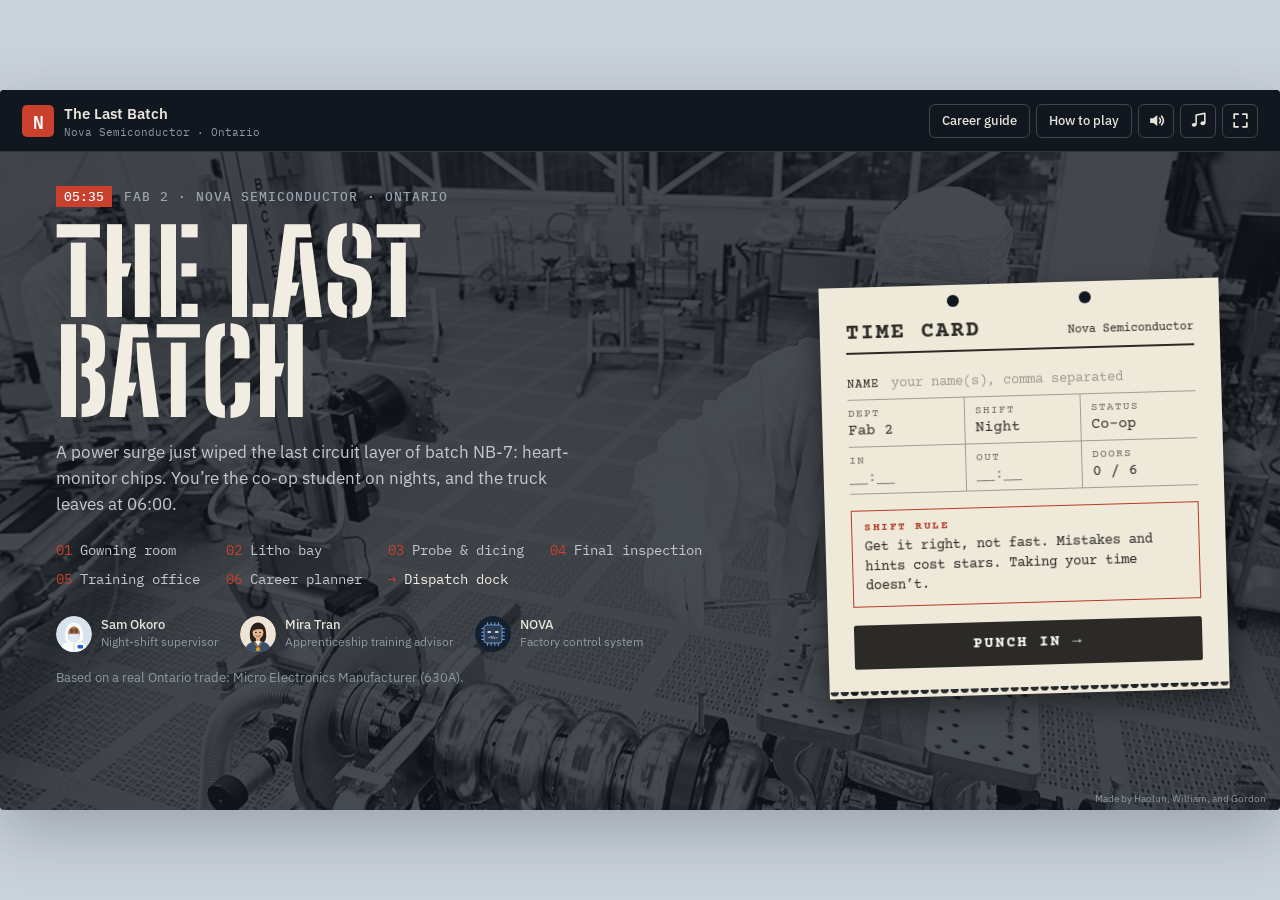
<file: index.html>
<!doctype html>
<html lang="en">
<head>
<meta charset="utf-8">
<meta name="viewport" content="width=device-width,initial-scale=1">
<meta name="theme-color" content="#eef1f4">
<meta name="description" content="The Last Batch: a six-room microelectronics escape game about becoming a Micro Electronics Manufacturer (semiconductor worker) in Ontario.">
<title>The Last Batch · Nova Semiconductor</title>
<link rel="icon" type="image/svg+xml" href="data:image/svg+xml,%3Csvg xmlns='http://www.w3.org/2000/svg' viewBox='0 0 48 48'%3E%3Crect width='48' height='48' rx='9' fill='%2314202d'/%3E%3Cpath d='M12 35V13h4l16 22h4V13' fill='none' stroke='%231c5fd4' stroke-width='3'/%3E%3C/svg%3E">
<link rel="preconnect" href="https://fonts.googleapis.com">
<link rel="preconnect" href="https://fonts.gstatic.com" crossorigin>
<link rel="stylesheet" href="https://fonts.googleapis.com/css2?family=Big+Shoulders+Stencil+Display:wght@800&family=Caveat:wght@500&family=Courier+Prime:wght@400;700&family=IBM+Plex+Mono:wght@400;500;600&family=IBM+Plex+Sans:wght@400;500;600;700&display=swap">
<link rel="stylesheet" href="css/style.css">
</head>
<body>
<a class="skip-link" href="#main">Skip to mission</a>
<div id="storage-warning" class="storage-warning" hidden>Progress cannot be saved in this browser. Keep this tab open until you finish.</div>
<div id="app"></div>
<dialog id="modal" aria-labelledby="modal-title"></dialog>
<div id="form-panel" class="form-panel" role="dialog" aria-modal="false" aria-label="Google Form" hidden><div class="form-bar" id="form-bar"></div><div class="form-frame" id="form-frame"></div></div>
<button id="fs-return" class="fs-return" data-action="fullscreen-back" hidden><svg class="ico" viewBox="0 0 24 24" aria-hidden="true"><path d="M4 9V4h5M15 4h5v5M20 15v5h-5M9 20H4v-5" fill="none" stroke="currentColor" stroke-width="2.2" stroke-linecap="round" stroke-linejoin="round"/></svg> Back to full screen</button>
<div id="toast" class="toast" role="status" hidden></div>
<div id="announcer" class="sr-only" role="status" aria-live="polite"></div>
<noscript><p style="padding:30px">This game needs JavaScript enabled. Open this page in a current web browser.</p></noscript>
<!-- Plain scripts (no modules) so the game also runs when opened straight from disk. -->
<script src="js/art.js"></script>
<script src="js/content.js"></script>
<script src="js/tasks.js"></script>
<script src="js/game.js"></script>
</body>
</html>
</file>
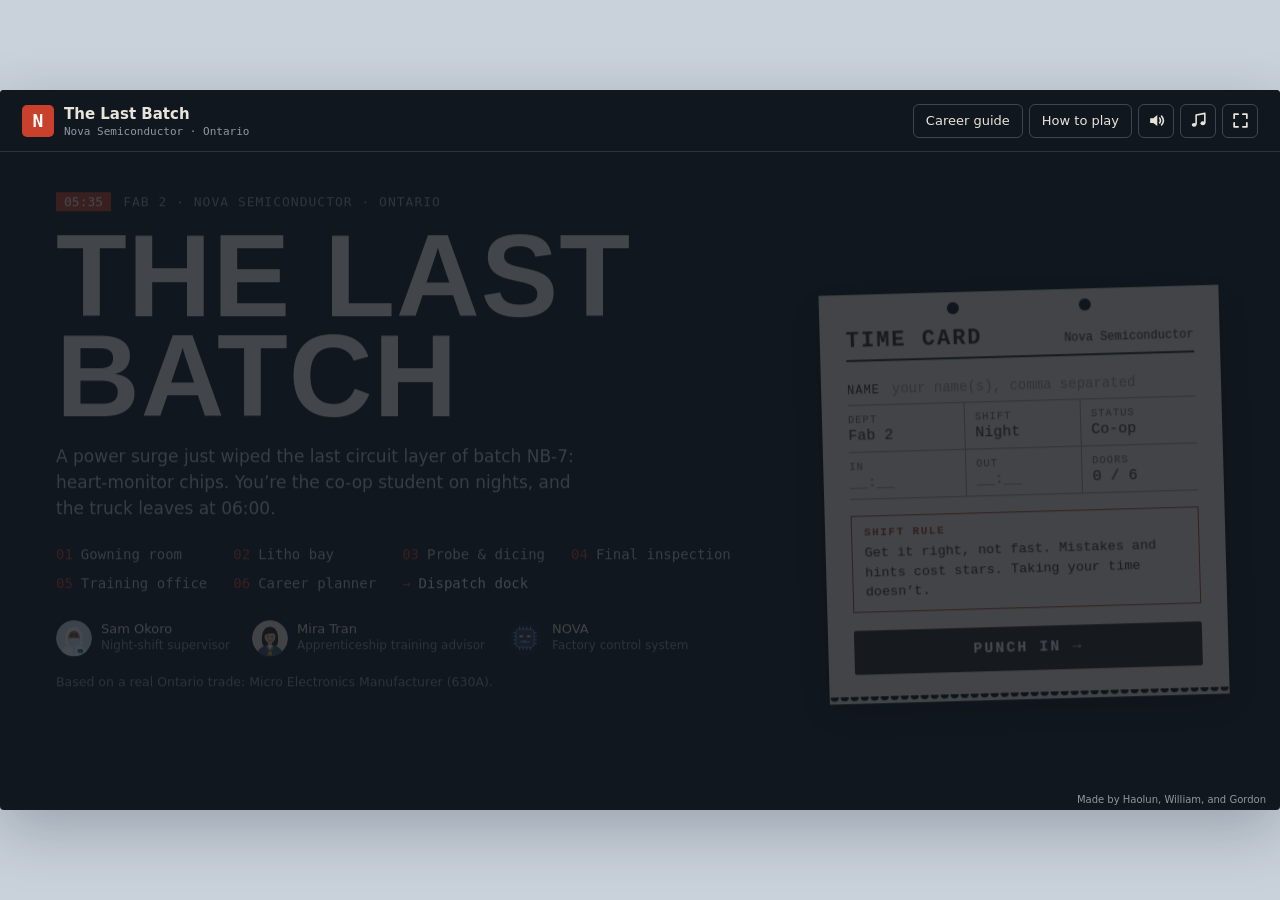
<file: The-Last-Batch.html>
<!doctype html>
<html lang="en"><head><meta charset="utf-8"><title>The Last Batch</title>
<meta http-equiv="refresh" content="0; url=index.html">
</head><body><p>The game has moved to <a href="index.html">index.html</a>.</p></body></html>
</file>
<file: css/style.css>
/* The Last Batch — cool cleanroom theme: white and steel grey, clinical blue accent.
   Yellow is reserved for the litho bay, where real fabs use yellow safe-light. */
:root{
 color-scheme:light;--ui-scale:1;
 --paper:#eef1f4;--panel:#ffffff;--sunk:#e8ecf0;--line:#d3dae2;--line2:#b9c3ce;
 --ink:#14202d;--ink2:#334356;--muted:#5b6878;--blue:#1c5fd4;--blue-soft:#e2ebfb;--accent:#1c5fd4;--accent-soft:#e2ebfb;
 --litho:#f2c200;--litho-soft:#fdf5d3;--red:#b9412c;--red-soft:#f8e4df;--ok:#2f7d4f;--ok-soft:#e1f0e6;
 --sans:'IBM Plex Sans',system-ui,'Segoe UI',sans-serif;--mono:'IBM Plex Mono',Consolas,monospace;--hand:'Caveat','Segoe Print','Bradley Hand',cursive;--stencil:'Big Shoulders Stencil Display','Impact','Arial Narrow',sans-serif;--type:'Courier Prime','Courier New',monospace;
 --r:6px;--shadow:0 1px 2px #1f2a3714,0 4px 14px #1f2a370f;
}
*{box-sizing:border-box}
html,body{width:100%;height:100%;margin:0;overflow:hidden;background:#c9d1da;color:var(--ink);font-family:var(--sans)}
button,input,select{font:inherit;color:inherit}button{cursor:pointer}button:disabled{cursor:not-allowed}
:focus-visible{outline:3px solid var(--blue);outline-offset:2px}
a{color:var(--blue)}h1,h2,h3,p{margin:0}h1,h2,h3{font-weight:600;letter-spacing:-.2px}
p{line-height:1.55}ul,ol{margin:10px 0;padding-left:22px}li{margin:6px 0;line-height:1.5}[hidden]{display:none!important}
.muted{color:var(--muted)}.small{font-size:13.5px}
.eyebrow{font:500 11px var(--mono);letter-spacing:1.4px;text-transform:uppercase;color:var(--muted)}
.sr-only{position:absolute;width:1px;height:1px;overflow:hidden;clip:rect(0,0,0,0);white-space:nowrap}
.skip-link{position:fixed;top:-50px}.skip-link:focus{z-index:100;top:5px;left:5px;background:var(--ink);color:#fff;padding:10px}
@keyframes rise{from{opacity:0;transform:translateY(8px)}to{opacity:1;transform:none}}
@keyframes fade{from{opacity:0}to{opacity:1}}
@keyframes pop{0%{transform:translateY(4px);opacity:.4}100%{transform:none;opacity:1}}

/* ---------- Stage ---------- */
#app{position:fixed;left:50%;top:50%;width:1280px;height:720px;transform:translate(-50%,-50%) scale(var(--ui-scale));transform-origin:center;overflow:hidden;background:var(--paper);border-radius:4px;box-shadow:0 20px 60px #14202d40}
.screen{position:relative;height:658px;overflow:hidden}.screen.enter{animation:rise .3s ease both}

/* ---------- Top bar ---------- */
.topbar{height:62px;padding:0 22px;display:flex;align-items:center;justify-content:space-between;gap:16px;background:var(--panel);border-bottom:1px solid var(--line)}
.brand{display:flex;gap:10px;align-items:center}
.brand-mark{width:32px;height:32px;display:grid;place-items:center;border-radius:5px;background:var(--accent);color:#fff;font:600 18px var(--mono)}
.brand b{font-size:15px;font-weight:600}.brand small{display:block;font:11px var(--mono);color:var(--muted);margin-top:2px}
.top-actions{display:flex;align-items:center;gap:6px}
.text-btn{font-size:13px;font-weight:500;border:1px solid var(--line2);background:var(--panel);border-radius:var(--r);padding:7px 12px;min-height:34px}
.text-btn:hover:not(:disabled){background:var(--sunk)}.text-btn.icon{width:36px;padding:0}.text-btn.warn{border-color:var(--accent);background:var(--accent-soft)}
.clock{font:500 21px var(--mono);font-variant-numeric:tabular-nums;min-width:80px;text-align:right;padding-left:6px}.clock.low{color:#a86b00}.clock.expired{color:var(--red)}
.room-nav{display:flex;align-items:center}
.room-nav button{border-radius:50%;border:1.5px solid var(--line2);width:28px;height:28px;padding:0;background:var(--panel);font:500 12px var(--mono);color:var(--muted)}
.room-nav button.done{background:var(--ink);border-color:var(--ink);color:#fff}
.room-nav button.active{border-color:var(--accent);background:var(--accent);color:#fff}
.room-nav i{display:block;width:14px;height:1.5px;background:var(--line2)}.room-nav i.lit{background:var(--ink)}.room-nav i.gap{width:30px;background:repeating-linear-gradient(90deg,var(--line2) 0 4px,transparent 4px 8px)}
.creator-credit{position:absolute;right:14px;bottom:5px;z-index:3;font-size:10px;color:var(--muted);pointer-events:none}

/* ---------- Buttons & inputs ---------- */
.btn{display:inline-flex;justify-content:center;align-items:center;gap:8px;background:var(--ink);color:#fff;border:1px solid var(--ink);border-radius:var(--r);padding:11px 18px;min-height:44px;font-size:15px;font-weight:600;text-decoration:none}
.btn:hover:not(:disabled){background:#2c3a4c}.btn:disabled{opacity:.4}
.btn.secondary{background:var(--panel);color:var(--ink);border-color:var(--line2)}.btn.secondary:hover:not(:disabled){background:var(--sunk)}
.btn.danger{background:var(--red);border-color:var(--red)}.btn.big{min-height:54px;padding:0 28px;font-size:16px}
.input{background:var(--panel);border:1px solid var(--line2);border-radius:var(--r);min-height:46px;width:100%;padding:10px 12px;font-size:16px}
.input:focus{border-color:var(--blue);outline:none;box-shadow:0 0 0 3px var(--blue-soft)}

/* ---------- Landing ----------
   Night shift at the fab: the cleanroom photo dimmed behind stencilled wall lettering,
   and a paper time card to punch in on. */
#app.is-landing{background:#11171e}
.is-landing .topbar{background:#11171e;border-bottom-color:#ffffff1f;color:#e8e4da}
.is-landing .brand small{color:#8f99a4}.is-landing .brand-mark{background:#c9412c}
.is-landing .text-btn{background:transparent;border-color:#ffffff33;color:#e8e4da}.is-landing .text-btn:hover:not(:disabled){background:#ffffff14}
.is-landing .creator-credit{color:#8f99a4}
.landing{padding:34px 56px 26px;display:grid;grid-template-columns:1fr 400px;gap:48px;color:#e8e4da}
.landing-bg{position:absolute;inset:0;width:100%;height:100%;object-fit:cover;object-position:60% 40%;filter:grayscale(1) contrast(1.1);opacity:.22;pointer-events:none}
.landing>*:not(.landing-bg){position:relative}
.kicker{display:flex;align-items:center;gap:12px;font:500 13px var(--mono);letter-spacing:1px;text-transform:uppercase;color:#9aa4ae}
.kicker span{background:#c9412c;color:#fff;padding:2px 8px;letter-spacing:0}
.landing h1{font:800 116px/.86 var(--stencil);text-transform:uppercase;letter-spacing:1px;color:#f1ede3;margin:16px 0 16px;max-width:640px}
.lede{font-size:17px;color:#c4c9ce;max-width:520px}
.shift-route{list-style:none;margin:22px 0 0;padding:0;display:grid;grid-template-columns:repeat(4,auto);justify-content:start;gap:8px 26px;font:14px var(--mono);color:#c4c9ce}
.shift-route li{margin:0;display:flex;gap:8px}.shift-route span{color:#c9412c}.shift-route li.dock{color:#f1ede3}
.crew{display:flex;gap:22px;margin-top:26px}
.crew>div{display:flex;align-items:center;gap:9px;font-size:12px;color:#8f99a4;line-height:1.3}.crew svg{width:36px;height:36px;flex:none;border-radius:50%}.crew b{display:block;color:#e8e4da;font-size:13px;font-weight:500}
.trade-line{margin-top:16px;font-size:12.5px;color:#8f99a4}
.timecard-wrap{align-self:center}
.timecard{position:relative;background:#efe9da;color:#2b2a26;padding:34px 26px 22px;transform:rotate(-1.6deg);box-shadow:0 14px 30px #0008;font-family:var(--type)}
.timecard::after{content:"";position:absolute;left:0;right:0;bottom:-7px;height:7px;background:radial-gradient(circle at 5px 0,transparent 4px,#efe9da 4.5px) 0 0/10px 7px}
.tc-holes{position:absolute;top:10px;left:0;right:0;display:flex;justify-content:center;gap:120px}.tc-holes i{width:12px;height:12px;border-radius:50%;background:#11171e}
.tc-head{display:flex;justify-content:space-between;align-items:baseline;border-bottom:2px solid #2b2a26;padding-bottom:6px}.tc-head b{font-size:22px;text-transform:uppercase;letter-spacing:2px}.tc-head span{font-size:12px}
.tc-row{display:flex;align-items:baseline;gap:12px;border-bottom:1px solid #2b2a2666;padding:14px 0 6px}
.tc-row label{font-size:12px;text-transform:uppercase;letter-spacing:1px;flex:none}
.tc-row input{flex:1;min-width:0;border:0;background:transparent;font:20px var(--hand);color:#1d3d8f;padding:0;outline:none}.tc-row input::placeholder{color:#2b2a2666;font:14px var(--type)}
.tc-row:focus-within{border-bottom-color:#1d3d8f}.tc-filled{font:22px var(--hand);color:#1d3d8f;overflow:hidden;white-space:nowrap;text-overflow:ellipsis}
.tc-grid{display:grid;grid-template-columns:repeat(3,1fr);border-bottom:1px solid #2b2a2666}.tc-grid>div{padding:8px 0 7px;font-size:15px}.tc-grid>div+div{border-left:1px solid #2b2a2666;padding-left:10px}
.tc-grid small{display:block;font-size:10.5px;text-transform:uppercase;letter-spacing:1px;color:#6b665a;margin-bottom:2px}
.tc-blank{color:#2b2a2688}.tc-stamp{font-style:normal;color:#b43a26;font-weight:700;letter-spacing:1px}
.tc-rule{margin-top:16px;border:1.5px solid #b43a26;padding:9px 12px;font-size:13.5px;line-height:1.45;color:#2b2a26}.tc-rule b{display:block;color:#b43a26;text-transform:uppercase;letter-spacing:1.5px;font-size:11px;margin-bottom:2px}
.timecard .inline-error{min-height:18px;font:13px var(--sans);color:#b43a26}
.timecard .btn{width:100%;background:#2b2a26;border-color:#2b2a26;font-family:var(--type);text-transform:uppercase;letter-spacing:2px;border-radius:2px}.timecard .btn:hover:not(:disabled){background:#000}
.tc-actions{display:flex;flex-direction:column;gap:8px}.tc-link{background:none;border:0;font:13px var(--type);text-decoration:underline;color:#2b2a26;padding:4px}
.briefing,.snack{display:grid;grid-template-columns:72px 1fr;gap:20px;align-items:start}.briefing>svg{width:72px;height:72px}
.snack-hand{font-size:58px;line-height:1;text-align:center;animation:wave 1.1s ease-in-out 3}
@keyframes wave{0%,100%{transform:rotate(0)}30%{transform:rotate(-14deg)}60%{transform:rotate(10deg)}}
.gate-actions{display:flex;gap:8px}

/* ---------- Room layout ---------- */
.room-screen{padding:14px 22px 14px;display:grid;grid-template-rows:54px 1fr 54px;gap:12px}
.room-head{display:flex;align-items:center;gap:14px}.room-head h1{font-size:25px;margin-top:2px}
.radio-btn{flex:none;width:46px;height:46px;padding:0;border-radius:50%;border:1.5px solid var(--line2);background:var(--panel);overflow:hidden}.radio-btn:hover{border-color:var(--accent)}
.radio-btn svg{width:100%;height:100%;display:block}
.stepper{display:flex;gap:6px;list-style:none;margin:0 0 0 auto;padding:0}
.stepper li{display:flex;align-items:center;gap:8px;margin:0;padding:6px 12px 6px 6px;border:1px solid var(--line);border-radius:99px;background:var(--panel);font-size:13px;color:var(--muted)}
.stepper li span{width:24px;height:24px;border-radius:50%;display:grid;place-items:center;background:var(--sunk);font:500 12px var(--mono)}
.stepper li.now{border-color:var(--accent);color:var(--ink);font-weight:600}.stepper li.now span{background:var(--accent);color:#fff}
.stepper li.done{color:var(--ink)}.stepper li.done span{background:var(--ink);color:#fff}
.room-body{display:grid;grid-template-columns:300px 1fr;gap:14px;min-height:0}
.sop{background:var(--panel);border:1px solid var(--line);border-top:4px solid var(--accent);border-radius:var(--r);padding:16px 18px;overflow:auto;font-size:14.5px}
.sop h2{font-size:18px;margin:6px 0 10px}.sop p{margin-bottom:10px}.sop .tip{font-size:13px;color:var(--blue);background:var(--blue-soft);border-radius:4px;padding:8px 10px}
.bench{position:relative;background:var(--panel);border:1px solid var(--line);border-radius:var(--r);min-height:0;overflow:hidden;box-shadow:var(--shadow)}
.say{display:flex;align-items:center;gap:12px;background:var(--panel);border:1px solid var(--line);border-left:4px solid var(--blue);border-radius:var(--r);padding:6px 190px 6px 8px;font-size:14.5px}
.say.good{border-left-color:var(--ok);background:var(--ok-soft)}.say.bad{border-left-color:var(--red);background:var(--red-soft)}.say.pop{animation:pop .25s ease}
.say-face{width:38px;height:38px;flex:none;border-radius:50%;overflow:hidden}.say-face svg{width:100%;height:100%;display:block}
.bench-hint{font-size:13px;color:var(--muted)}
.bench-actions{display:flex;align-items:center;justify-content:flex-end;gap:10px;padding:12px 16px;border-top:1px solid var(--line)}
.bench-actions .bench-hint{margin-right:auto}

/* ---------- Room 1 ---------- */
.gown-layout{display:grid;grid-template-columns:330px 1fr;height:100%}
.avatar-stage{background:linear-gradient(#eef1f4,#e3e7ec);display:flex;flex-direction:column;align-items:center;justify-content:center;padding:10px;border-right:1px solid var(--line)}
.avatar-svg{height:370px;width:auto}
.removable{cursor:pointer}.removable .hit{fill:transparent;stroke:var(--accent);stroke-width:2;stroke-dasharray:4 3;animation:fade 1s ease infinite alternate}
.locker{display:flex;gap:6px;align-items:center;font-size:12px;margin-top:6px}.locker b{font:500 11px var(--mono);text-transform:uppercase;color:var(--muted)}
.locker span{border:1px dashed var(--line2);border-radius:4px;padding:2px 8px;color:var(--muted)}.locker span.in{border-style:solid;background:var(--ink);color:#fff}
.rack{padding:18px 20px;display:flex;flex-direction:column;gap:12px}
.rack-grid{display:grid;grid-template-columns:repeat(4,1fr);gap:10px}
.garment{position:relative;display:flex;flex-direction:column;align-items:center;gap:6px;padding:14px 8px 10px;background:var(--panel);border:1px solid var(--line2);border-radius:var(--r);font-size:13.5px;font-weight:500}
.garment:hover:not(:disabled){border-color:var(--ink);background:var(--sunk)}.garment svg{width:52px;height:52px}
.garment:disabled{opacity:.55;background:var(--sunk)}.garment i{font-style:normal;font:500 11px var(--mono);color:var(--ok)}
.shower{display:grid;grid-template-columns:1fr 1fr;height:100%;align-items:center}
.shower-cab{position:relative;margin:auto;width:250px;height:400px;border:3px solid var(--ink2);border-radius:8px;background:#eef1f4;display:grid;place-items:center;overflow:hidden}
.mini-avatar svg{height:320px;width:auto}
.jets{position:absolute;top:20px;bottom:20px;width:40px;opacity:0;background:repeating-linear-gradient(180deg,transparent 0 10px,#7fa6c9 10px 12px)}
.jets.l{left:0;background-size:100% 22px}.jets.r{right:0}
.shower-cab.on .jets{opacity:1;animation:jet .3s linear infinite}.shower-cab.on .mini-avatar{animation:wobble .5s ease-in-out infinite alternate}
@keyframes jet{to{background-position:0 22px}}@keyframes wobble{to{transform:rotate(1.5deg)}}
.shower-ctl{display:flex;flex-direction:column;align-items:center;gap:16px;text-align:center}
.ring{position:relative;width:150px;height:150px}.ring svg{width:100%;height:100%;transform:rotate(-90deg)}
.ring .track{fill:none;stroke:var(--sunk);stroke-width:10}.ring .fill{fill:none;stroke:var(--blue);stroke-width:10;stroke-linecap:round}
.ring span{position:absolute;inset:0;display:grid;place-items:center;font:600 24px var(--mono)}
.cctv{display:flex;flex-direction:column;height:100%}
.cam-wall{flex:1;display:grid;grid-template-columns:repeat(3,1fr);gap:10px;padding:14px;background:#2a313b}
.cam{position:relative;padding:0;border:3px solid #48505c;border-radius:4px;background:#161b22;overflow:hidden;text-align:left;color:#d6dde6}
.cam svg{display:block;width:100%;height:130px;background:#1e252e}.cam-label{display:block;padding:6px 9px;font:11px var(--mono);color:#98a3b1}.cam-label b{display:block;font:500 13px var(--sans);color:#e6ebf1}
.cam:hover{border-color:#7b8592}.cam.flagged{border-color:var(--red)}.cam .flag{position:absolute;top:6px;right:6px;background:var(--red);color:#fff;font:600 10px var(--mono);padding:3px 6px;border-radius:3px;font-style:normal}

/* ---------- Room 2 ---------- */
.litho{display:flex;flex-direction:column;height:100%;background:var(--litho-soft)}
.toolbar{display:grid;grid-template-columns:repeat(6,1fr);gap:8px;padding:12px;border-bottom:1px solid #eedc8a;background:#fffbe6}
.tool{padding:10px 6px;border:1px solid #d9c28a;border-radius:var(--r);background:#fffdf6;font-size:13.5px;font-weight:600}
.tool:hover{border-color:var(--ink)}.tool.done{background:var(--ink);border-color:var(--ink);color:#fff}.tool.open{border-color:var(--ink);box-shadow:0 0 0 3px #f2c20088}
.litho-station{flex:1;display:grid;grid-template-columns:300px 1fr;min-height:0}
.wafer-box{display:flex;flex-direction:column;align-items:center;justify-content:center;gap:8px;border-right:1px solid #ecd9a7}
.wafer-view{width:250px;height:200px}.wafer-view.spin{animation:spinw .25s linear infinite}@keyframes spinw{to{transform:rotate(360deg)}}
.speck{transition:opacity .3s}
.panel{padding:18px 22px;display:flex;flex-direction:column;gap:12px;overflow:auto}.panel h3{font-size:19px}.panel p{font-size:14.5px}
.gauge{position:relative;height:28px;background:var(--panel);border:1px solid var(--line2);border-radius:4px}
.gauge .band{position:absolute;top:0;bottom:0;background:#b6dcc3;border-left:2px solid var(--ok);border-right:2px solid var(--ok)}
.gauge .needle{position:absolute;top:-6px;bottom:-6px;width:3px;margin-left:-1.5px;background:var(--ink);left:0}
.gauge-scale{display:flex;justify-content:space-between;font:11px var(--mono);color:var(--muted)}
.readout{font:500 15px var(--mono)}
.align-view{width:100%;max-width:420px;height:auto;border-radius:4px}.align-view.flash{animation:uv .7s ease}
@keyframes uv{30%{filter:brightness(2.2) hue-rotate(220deg)}}
.nudge{display:flex;gap:6px;align-items:center}.nudge .text-btn{width:40px;font-size:16px}
.chart{width:100%;max-width:520px;height:auto}

/* ---------- Room 3 ---------- */
.probe{display:grid;grid-template-columns:auto 1fr;gap:20px;align-items:center;height:100%;padding:0 26px}
.wafer-map{position:relative}
.wafer-disc{position:absolute;inset:-14px;border-radius:50%;background:radial-gradient(circle at 35% 30%,#c5ccd6,#9aa5b4 70%);border:2px solid #7e8899}
.die{position:absolute;width:60px;height:60px;border:1px solid #6d7889;background:#b9c2ce;border-radius:2px;display:flex;flex-direction:column;align-items:center;justify-content:center;font:500 13px var(--mono);color:var(--ink);padding:0}
.die small{font-size:9px;color:var(--muted)}.die:disabled{cursor:default}
button.die:not(:disabled):hover{outline:2px solid var(--ink)}
.die.inked::after{content:"";position:absolute;right:5px;top:5px;width:14px;height:14px;border-radius:50%;background:var(--red)}
.die.inked{background:#d9c0b9}.die.static{cursor:not-allowed}.die.diced{box-shadow:2px 3px 0 #6d788966}
.street{position:absolute;padding:0;border:0;background:transparent;z-index:2}
.street:hover{background:#2e5c8a33}.street.cut{background:repeating-linear-gradient(45deg,#1f2a37 0 3px,#3b4656 3px 6px)}
.probe-side{display:flex;flex-direction:column;gap:12px;max-width:320px}
.spec-card{background:var(--sunk);border:1px solid var(--line);border-radius:var(--r);padding:14px 16px}.spec-card p{margin-top:4px}
.big-num{font:600 26px var(--mono)}
.probe-limits{display:grid;grid-template-columns:1fr 1fr;gap:24px;padding:30px;align-content:center;height:100%}
.limit-form{display:flex;flex-direction:column;gap:14px}.limit-form label{font-weight:600}.limit-form label span{display:flex;align-items:center;gap:8px;margin-top:6px;font:500 15px var(--mono)}.limit-form .input{width:120px}
.tray{display:grid;grid-template-columns:repeat(3,48px);gap:8px;padding:12px;background:#2a313b;border-radius:var(--r);width:max-content}
.tray span{width:48px;height:48px;border:2px dashed #5d6673;border-radius:3px}.tray span.full{border:1px solid #6d7889;background:#b9c2ce}

/* ---------- Room 4 ---------- */
.qc{display:flex;flex-direction:column;height:100%}
.part-strip{display:flex;gap:8px;align-items:center;padding:12px 16px;border-bottom:1px solid var(--line)}
.part-strip span{border:1px solid var(--line2);border-radius:99px;padding:4px 12px;font-size:13px;color:var(--muted)}.part-strip .now{border-color:var(--accent);color:var(--ink);font-weight:600}.part-strip .done{background:var(--ink);color:#fff;border-color:var(--ink)}
.spec-pill{margin-left:auto;font-family:var(--mono)!important;color:var(--ink)!important;background:var(--accent-soft)}
.caliper-wrap{flex:1;display:grid;place-items:center;padding:10px}.caliper{width:100%;max-width:820px;height:auto;touch-action:none;cursor:ew-resize}
.jaw:focus-visible{outline:none}.jaw:focus-visible rect:first-child{stroke:var(--blue);stroke-width:3}
.scope-part{--x:50%;--y:50%;position:relative;flex:1;overflow:hidden;cursor:none;background:#10151b}
.surface{position:absolute;inset:30px 60px;border-radius:6px;background:repeating-linear-gradient(90deg,#4a5463 0 2px,#556072 2px 9px),#556072}
.crack{position:absolute;width:90px;height:60px;margin:-30px 0 0 -45px;border:0;background:none;padding:0;cursor:none}.crack svg{width:100%;height:100%}
.lens-shade{position:absolute;inset:0;pointer-events:none;background:radial-gradient(circle 80px at var(--x) var(--y),transparent 0 74px,#0b0f14 80px)}
.lens-ring{position:absolute;left:var(--x);top:var(--y);width:164px;height:164px;margin:-82px 0 0 -82px;border-radius:50%;border:3px solid #c9cfd8;pointer-events:none}
.result-card{margin:28px auto 0;width:480px;background:var(--sunk);border:1px solid var(--line);border-radius:var(--r);padding:18px 22px}
.rec-row{display:flex;justify-content:space-between;padding:9px 0;border-bottom:1px solid var(--line);font-size:15px}.rec-row b{font-family:var(--mono)}
.bins{display:flex;gap:16px;justify-content:center;margin-top:26px}
.bin{width:200px;height:110px;border-radius:var(--r);font:600 17px var(--mono);border:2px solid}
.bin.pass{background:var(--ok-soft);border-color:var(--ok);color:var(--ok)}.bin.reject{background:var(--red-soft);border-color:var(--red);color:var(--red)}
.bin:hover:not(:disabled){filter:brightness(.96)}

/* ---------- Room 5 ---------- */
.mentor-layout{display:grid;grid-template-columns:230px 1fr;height:100%}
.mentor-card{border-right:1px solid var(--line);background:var(--sunk);padding:20px;display:flex;flex-direction:column;gap:6px}
.avatar{width:84px;height:84px;border-radius:50%;overflow:hidden;margin-bottom:6px}.avatar svg{width:100%;height:100%;display:block}
.meter{height:6px;border-radius:6px;background:var(--line);overflow:hidden;margin-top:auto}.meter span{display:block;height:100%;background:var(--ink)}
.chat{display:grid;grid-template-rows:1fr auto;min-height:0}
.chat-log{overflow:auto;padding:16px 20px;display:flex;flex-direction:column;gap:10px}
.bubble{max-width:80%;padding:10px 14px;border-radius:12px;font-size:14.5px;line-height:1.5;animation:rise .25s ease both}
.bubble.them{background:var(--sunk);border-bottom-left-radius:3px;align-self:flex-start}.bubble.you{background:var(--ink);color:#fff;border-bottom-right-radius:3px;align-self:flex-end}
.chat-options{border-top:1px solid var(--line);padding:12px 16px;display:flex;flex-wrap:wrap;gap:8px}
.chip-btn{border:1px solid var(--line2);background:var(--panel);border-radius:99px;padding:8px 14px;font-size:13.5px}.chip-btn:hover{border-color:var(--ink)}
.desk{display:grid;grid-template-columns:1fr 300px;gap:20px;height:100%;padding:20px;background:#ece6da}
.doc-pile{display:grid;grid-template-columns:repeat(3,1fr);gap:12px;align-content:start}
.doc{position:relative;text-align:left;background:#fffdf8;border:1px solid var(--line2);border-radius:3px;padding:14px 14px 12px;min-height:118px;box-shadow:1px 2px 0 #c9c1b1;font-size:13.5px}
.doc:nth-child(odd){transform:rotate(-.6deg)}.doc:nth-child(even){transform:rotate(.5deg)}
.doc:hover{border-color:var(--ink)}.doc b{display:block;line-height:1.35;margin-top:8px}
.doc-lines{display:block;height:20px;background:repeating-linear-gradient(#e2ddd2 0 2px,transparent 2px 7px)}
.doc.filed{opacity:.45}.doc i{position:absolute;right:8px;bottom:6px;font:500 10px var(--mono);font-style:normal;color:var(--blue)}
.folder{position:relative;background:#d9b46a;border-radius:4px 4px 6px 6px;padding:30px 16px 16px;display:flex;flex-direction:column;gap:10px;box-shadow:0 3px 0 #b28d45}
.folder-tab{position:absolute;top:-14px;left:12px;background:#d9b46a;border-radius:4px 4px 0 0;padding:4px 12px;font:600 11px var(--mono)}
.folder ul{flex:1;background:#fffdf8;border-radius:3px;margin:0;padding:12px 12px 12px 28px;font-size:13.5px}
.logbook{display:flex;flex-direction:column;align-items:center;gap:14px;padding:18px;height:100%;background:#ece6da}
.log-page{width:640px;background:#fffdf8;border:1px solid var(--line2);box-shadow:1px 2px 0 #c9c1b1;padding:18px 24px}
.log-head{display:flex;justify-content:space-between;align-items:flex-end;border-bottom:2px solid var(--ink);padding-bottom:8px}
.log-list{list-style:none;padding:0;margin:8px 0 0}.log-list li{margin:0;border-bottom:1px solid #ebe5d9}
.tick{display:flex;gap:12px;align-items:center;width:100%;text-align:left;padding:7px 4px;border:0;background:none;font-size:14.5px}
.tick .box{width:20px;height:20px;border:1.5px solid var(--ink2);border-radius:3px;display:grid;place-items:center;font-size:13px;flex:none}
.tick.on .box{background:var(--ink);color:#fff}.tick:hover:not(:disabled){background:var(--sunk)}
.sign-row{display:flex;align-items:center;gap:12px;margin-top:12px}.sig-line{flex:1;border-bottom:1px solid var(--ink2);height:24px}
.signature{width:180px;height:40px}.signature path{stroke-dasharray:400;stroke-dashoffset:400;animation:sign 1.1s ease forwards}@keyframes sign{to{stroke-dashoffset:0}}

/* ---------- Room 6 ---------- */
.route{display:flex;flex-direction:column;height:100%;padding:14px;gap:8px}
.route-map{width:100%;height:auto;border:1px solid var(--line);border-radius:4px}
.route-map text{font:12px var(--sans);fill:var(--ink)}
.stop{cursor:pointer}.stop circle{fill:var(--panel);stroke:var(--ink2);stroke-width:2}.stop:hover circle,.stop:focus-visible circle{stroke:var(--blue);stroke-width:3}
.stop.on circle{fill:var(--accent);stroke:var(--ink)}.stop.terminal circle{fill:var(--ink)}.stop.terminal.on circle{fill:var(--accent)}
.stop:focus{outline:none}
.seg{stroke:var(--accent);stroke-width:6;stroke-linecap:round;fill:none}
.plan{display:flex;flex-direction:column;height:100%}
.plan-grid{flex:1;display:grid;grid-template-columns:1fr 1fr;gap:12px;padding:20px;align-content:start}
.plan-card{display:flex;gap:12px;align-items:center;text-align:left;padding:16px;border:1px solid var(--line2);border-radius:var(--r);background:var(--panel);font-size:15px}
.plan-card .box{width:22px;height:22px;border:1.5px solid var(--ink2);border-radius:4px;flex:none;display:grid;place-items:center}
.plan-card.on{border-color:var(--ink);background:var(--sunk)}.plan-card.on .box{background:var(--ink);color:#fff}

/* ---------- Final ---------- */
.control{display:flex;flex-direction:column;gap:14px;height:100%;padding:16px}
.truck{display:flex;align-items:center;gap:12px;font:12px var(--mono);color:var(--muted)}.truck-bar{flex:1;height:10px;background:var(--sunk);border-radius:6px;overflow:hidden}.truck-bar i{display:block;height:100%;background:var(--ok);transition:width .4s}
.line{display:flex;align-items:center}
.station{flex:1;display:flex;flex-direction:column;gap:2px;padding:12px 8px;border:1.5px solid var(--line2);border-radius:var(--r);background:var(--panel);font-size:14px;font-weight:600}
.station small{font:11px var(--mono);color:var(--muted);font-weight:400}.station:hover:not(:disabled){border-color:var(--ink);background:var(--sunk)}.station:disabled{opacity:1;cursor:default}
.station.hot{border-color:var(--red);background:var(--red-soft)}
.conv{width:12px;height:3px;background:var(--line2);flex:none}
.alarm{flex:1;border:1px solid var(--line);border-left:5px solid var(--red);border-radius:var(--r);padding:16px 20px;background:#fffaf8;display:flex;flex-direction:column;gap:10px}
.alarm-head{display:flex;justify-content:space-between}.alarm-head .eyebrow{color:var(--red)}.alarm-time{font:600 16px var(--mono)}
.alarm-bar{height:6px;background:var(--sunk);border-radius:6px;overflow:hidden}.alarm-bar i{display:block;height:100%;background:var(--red);transition:width .25s linear}
.alarm-text{font-size:21px;font-weight:500;line-height:1.4}
.fixes{display:grid;grid-template-columns:repeat(3,1fr);gap:10px}.fix{padding:14px;border:1px solid var(--line2);border-radius:var(--r);background:var(--panel);text-align:left;font-size:14.5px}.fix:hover{border-color:var(--ink);background:var(--sunk)}

/* ---------- Gate ---------- */
.gate-screen{padding:24px 40px 30px;display:grid;grid-template-rows:auto 1fr;gap:18px}
.gate-heading h1{font-size:32px;margin-top:6px}
.gate-layout{display:grid;grid-template-columns:1fr 1fr 0.9fr;gap:16px;align-items:start}
.gate-card{background:var(--panel);border:1px solid var(--line);border-radius:var(--r);padding:20px;display:flex;flex-direction:column;gap:12px;box-shadow:var(--shadow)}
.gate-card p{color:var(--ink2);font-size:15px}
.step-label{display:flex;align-items:center;gap:10px;font-size:17px;font-weight:600}.step-label span{width:28px;height:28px;border-radius:50%;background:var(--ink);color:#fff;display:grid;place-items:center;font:500 14px var(--mono)}
.room-code{font:600 32px var(--mono);letter-spacing:3px;text-align:center;padding:16px;border:2px dashed var(--line2);border-radius:var(--r);background:var(--accent-soft);user-select:all}
.gate-form input{text-transform:uppercase;font:500 20px var(--mono);letter-spacing:2px}.gate-form .btn{margin-top:10px;width:100%}
.feedback{font-size:14px;color:var(--muted)}.feedback.error{color:var(--red)}.receipt-success{color:var(--ok)!important;font-weight:600}
.learned{background:var(--sunk)}.learned ul{font-size:14px;margin:0;padding-left:18px}

/* ---------- Ending ---------- */
.ending{padding:28px 44px;display:flex;flex-direction:column;gap:22px}
.ending-top{display:grid;grid-template-columns:1fr auto;gap:30px;align-items:end}
.ending h1{font-size:48px;line-height:1.05;letter-spacing:-1.5px;margin:10px 0 12px}
.end-stats{display:flex;gap:26px}.end-stats strong{display:block;font:600 28px var(--mono)}.end-stats span{font-size:13px;color:var(--muted)}
.roadmap{list-style:none;padding:0;margin:0;display:grid;grid-template-columns:repeat(6,1fr);gap:10px;position:relative}
.roadmap::before{content:"";position:absolute;left:3%;right:3%;top:21px;height:2px;background:var(--ink)}
.roadmap li{position:relative;margin:0;padding:52px 12px 14px;background:var(--panel);border:1px solid var(--line);border-radius:var(--r)}
.roadmap .dot{position:absolute;top:4px;left:12px;width:34px;height:34px;border-radius:50%;display:grid;place-items:center;background:var(--accent);color:#fff;font:600 15px var(--mono)}
.roadmap b{display:block;font-size:14.5px;line-height:1.3}.roadmap small{display:block;color:var(--muted);font-size:12px;margin-top:5px}
.end-bottom{display:grid;grid-template-columns:1fr auto;gap:24px;align-items:end}
.plan-card-final{background:var(--panel);border:1px solid var(--line);border-left:4px solid var(--accent);border-radius:var(--r);padding:14px 18px}.plan-card-final ul{margin:6px 0 0;font-size:14.5px}
.end-actions{display:flex;gap:10px}

/* ---------- Modal & story ---------- */
dialog{position:fixed;left:50%;top:50%;transform:translate(-50%,-50%) scale(var(--ui-scale));transform-origin:center;width:760px;height:520px;max-width:none;max-height:none;margin:0;padding:0;background:var(--panel);color:var(--ink);border:1px solid var(--line2);border-radius:8px;overflow:hidden;box-shadow:0 20px 70px #1f2a3755}
dialog[open]{animation:fade .2s ease both}dialog::backdrop{background:#1f2a3799}
.modal-inner{height:100%;display:grid;grid-template-rows:76px 1fr 68px}
.modal-head{padding:14px 22px;border-bottom:1px solid var(--line);display:flex;justify-content:space-between;align-items:center}
.modal-head h2{font-size:23px;margin-top:3px}
.modal-close{background:var(--panel);border:1px solid var(--line2);width:34px;height:34px;border-radius:50%;font-size:20px}
.modal-body{padding:20px 24px;font-size:16px;line-height:1.6;overflow:auto}.modal-body p{margin-bottom:12px}
.modal-footer{padding:10px 22px;border-top:1px solid var(--line);display:flex;align-items:center;justify-content:space-between;gap:12px;background:var(--sunk)}
.modal-footer .btn{font-size:14px;min-height:40px;white-space:nowrap}
.story{display:grid;grid-template-columns:190px 1fr;gap:26px;align-items:center;height:100%}
.story-fig{width:190px;height:190px;border-radius:50%;overflow:hidden;border:3px solid var(--line2)}.story-fig svg{width:100%;height:100%;display:block}
.story.nova .story-fig{border-color:var(--accent)}
.speaker{font:500 11px var(--mono);text-transform:uppercase;letter-spacing:1.4px;color:var(--muted)}
.story-line{font-size:20px;line-height:1.5;margin-top:8px!important;animation:rise .25s ease both}
.story.nova .story-line{font-family:var(--mono);font-size:17px}
.story-dots{display:flex;gap:6px}.story-dots span{width:8px;height:8px;border-radius:50%;background:var(--line2)}.story-dots span.on{background:var(--ink)}
.nova-eye{animation:blink 4s infinite;transform-box:fill-box;transform-origin:center}@keyframes blink{0%,92%,100%{transform:scaleY(1)}95%{transform:scaleY(.1)}}
.notebook-tabs,.guide-tabs{display:flex;flex-wrap:wrap;gap:6px;margin-bottom:14px}
.notebook-tabs button,.guide-tabs button{border:1px solid var(--line2);background:var(--panel);border-radius:4px;padding:5px 10px;font-size:13px}
.notebook-tabs button.active,.guide-tabs button.active{background:var(--ink);color:#fff;border-color:var(--ink)}.notebook-tabs button:disabled{opacity:.4}
.note-list{font-size:15px}.notebook-code{margin-top:12px;font-family:var(--mono)}
.guide-facts{display:grid;grid-template-columns:1fr 1fr;gap:8px;margin-bottom:14px}.guide-facts div{border:1px solid var(--line);border-radius:var(--r);padding:10px 12px;background:var(--sunk)}
.guide-facts strong{display:block;font:500 11px var(--mono);text-transform:uppercase;color:var(--muted)}.guide-facts span{font-size:15px}
.guide-steps{padding-left:20px}.guide-steps li{margin-bottom:10px}.guide-steps small{font:11px var(--mono);color:var(--muted);margin-left:6px}.guide-steps p{font-size:14px;color:var(--ink2);margin:2px 0 0!important}
.source-list{display:grid;gap:10px}.source-list small{display:block;color:var(--muted);font-size:13px}
.menu-grid{display:grid;grid-template-columns:1fr 1fr;gap:12px}
.toast{position:fixed;left:50%;bottom:4%;transform:translateX(-50%);z-index:100;background:var(--ink);color:#fff;padding:11px 18px;border-radius:var(--r);font-size:14px;animation:fade .2s ease both}
.storage-warning{position:fixed;top:0;left:0;right:0;z-index:100;background:var(--accent-soft);text-align:center;font-size:13px;padding:6px}

/* ---------- Unlock cinematic ---------- */
.cinematic{position:absolute;inset:0;z-index:20;pointer-events:none}
.cinematic::before,.cinematic::after{content:"";position:absolute;left:0;right:0;height:11%;background:var(--ink);animation:bars 1.3s ease both}
.cinematic::before{top:0;transform-origin:top}.cinematic::after{bottom:0;transform-origin:bottom}
.cine-text{position:absolute;left:50%;top:50%;transform:translate(-50%,-50%);padding:12px 24px;background:var(--ink);color:#fff;border-left:5px solid var(--accent);font:600 20px var(--mono);letter-spacing:2px;text-transform:uppercase;white-space:nowrap;animation:cinetext 1.3s ease both}
@keyframes bars{0%{transform:scaleY(0)}15%,80%{transform:scaleY(1)}100%{transform:scaleY(0)}}
@keyframes cinetext{0%,100%{opacity:0}15%,80%{opacity:1}}

@media(prefers-reduced-motion:reduce){*{animation:none!important;transition:none!important}}

/* ---------- Real photos (with drawn fallbacks) ---------- */
.ph{position:relative;display:block}.ph img{position:absolute;inset:0;width:100%;height:100%;object-fit:cover;border-radius:inherit}
.ph.has-photo>svg{visibility:hidden}
.garment-ph{width:64px;height:64px;border-radius:4px;overflow:hidden}.garment-ph svg{width:100%;height:100%}
.tool{display:flex;flex-direction:column;align-items:stretch;gap:6px;padding:6px}.tool-ph{height:0;border-radius:4px;overflow:hidden}.tool-ph.has-photo{height:56px}
.hero-ph{border-radius:4px;overflow:hidden}.hero-ph.has-photo{aspect-ratio:600/330}
.photo{margin:0 0 12px}.photo img{display:block;width:100%;height:150px;object-fit:cover;border-radius:4px;background:var(--sunk)}
.photo figcaption{font-size:11.5px;color:var(--muted);margin-top:4px}

/* ---------- Guidance: coach banner, hints, learn cards, stars ---------- */
.room-body{grid-template-columns:280px 1fr}
.work{display:grid;grid-template-rows:auto 1fr;gap:10px;min-height:0}
.coach{display:flex;align-items:center;gap:12px;padding:12px 14px 12px 16px;background:var(--accent);color:#fff;border-radius:var(--r);box-shadow:var(--shadow)}
.coach.pop{animation:pop .3s ease}
.coach-ico{font-size:22px}.coach p{flex:1;font-size:16.5px;line-height:1.45}.coach b{color:#fff;text-decoration:underline;text-decoration-color:#ffffff88;text-underline-offset:3px}
.hint-btn{flex:none;border:2px solid #fff;background:#ffffff1f;color:#fff;border-radius:99px;padding:7px 14px;font-weight:600;font-size:14px}.hint-btn:hover{background:#ffffff33}
@keyframes glow{0%,100%{box-shadow:0 0 0 3px #f2c200,0 0 0 8px #f2c20055}50%{box-shadow:0 0 0 3px #f2c200,0 0 0 14px #f2c20022}}
.hint-glow{animation:glow 1s ease-in-out infinite!important;position:relative;z-index:5}
circle.hint-glow,g.hint-glow circle,rect.hint-glow,path.hint-glow{animation:none!important;stroke:#f2c200!important;stroke-width:5!important}
.removable.hint-glow .hit{stroke:#f2c200;stroke-width:4;stroke-dasharray:none}
.remember{padding-left:18px;font-size:14.5px;margin:4px 0 14px}.remember li{margin:7px 0}
.sop .text-btn{width:100%}
.counter{font:600 14px var(--mono);color:var(--ink)}
.learn{display:flex;flex-direction:column;gap:12px}.learn-photo img{height:170px}
.learn-points{font-size:17px;padding-left:22px;margin:0}.learn-points li{margin:8px 0}
.fact-box{background:var(--litho-soft);border-left:4px solid var(--litho);border-radius:4px;padding:10px 14px;font-size:15px;margin:0!important}
.celebrate{text-align:center;padding-top:6px}
.big-stars{font-size:64px;letter-spacing:8px;color:var(--litho);text-shadow:0 2px 0 #b98f00;animation:pop .5s ease}
.takeaway{margin:18px auto 0;max-width:560px;text-align:left;background:var(--sunk);border-radius:var(--r);padding:14px 18px}.takeaway p{margin-top:6px!important;font-size:16px}
.stars-inline{color:#b98f00;letter-spacing:1px}
.confetti{position:absolute;inset:0;pointer-events:none;z-index:30;overflow:hidden}
.confetti i{position:absolute;top:-12px;width:9px;height:14px;border-radius:2px;animation:fall 1.8s ease-in forwards}
@keyframes fall{to{transform:translate(var(--dx),760px) rotate(var(--r));opacity:.9}}

/* ---------- Station details ---------- */
.dress-order{display:flex;align-items:center;gap:4px;flex-wrap:wrap;font-size:12px;margin-top:4px}
.dress-order span{min-width:26px;padding:4px 8px;border:1px dashed var(--line2);border-radius:4px;text-align:center;color:var(--muted)}.dress-order span.on{border:1px solid var(--ok);background:var(--ok-soft);color:var(--ok);font-weight:600}.dress-order i{color:var(--line2);font-style:normal}
.cam.cleared{border-color:#4f9d6c}.flag.ok{background:var(--ok)!important}
.tool b{font-size:13.5px}.tool small{font-size:11.5px;font-weight:400;color:var(--ink2);line-height:1.3}.tool.done small{color:#ccd5df}
.wafer-label{font:600 13px var(--mono);color:var(--ink2)}
.mini-steps{display:flex;gap:4px}.mini-steps span{width:22px;height:22px;border-radius:50%;display:grid;place-items:center;font:11px var(--mono);background:#fff;border:1px solid var(--line2)}.mini-steps span.on{background:var(--ink);color:#fff;border-color:var(--ink)}
.readout.ok{color:var(--ok);font-weight:600}
.quiz-card{max-width:560px;margin:30px auto;text-align:center;display:flex;flex-direction:column;gap:10px;align-items:center}
.formula{font:600 34px var(--mono);color:var(--accent)}.q{font-size:18px;margin-top:8px!important}.calc{font:600 26px var(--mono)}
.choices{display:flex;gap:12px;margin-top:6px}.choice{min-width:120px;padding:14px 18px;border:2px solid var(--line2);border-radius:var(--r);background:var(--panel);font:600 18px var(--mono)}.choice:hover{border-color:var(--accent)}
.zone{display:grid;grid-template-columns:1fr 1.4fr 1fr;margin-top:10px;font-size:11.5px;text-align:center;border-radius:4px;overflow:hidden}
.zone span{padding:6px 2px}.z-bad{background:var(--red-soft);color:var(--red)}.z-ok{background:var(--ok-soft);color:var(--ok);font-weight:600}
.numline{position:relative;height:56px;margin:18px 6px 8px;border-bottom:3px solid var(--ink2)}
.nl-ok{position:absolute;bottom:0;height:34px;background:var(--ok-soft);border:2px solid var(--ok);border-bottom:0;border-radius:4px 4px 0 0}.nl-ok span{position:absolute;top:-18px;left:0;right:0;text-align:center;font-size:11px;color:var(--ok);font-weight:600}
.nl-mark{position:absolute;bottom:-6px;width:3px;height:52px;background:var(--ink);margin-left:-1.5px}.nl-mark b{position:absolute;top:-20px;left:50%;transform:translateX(-50%);font:600 13px var(--mono);background:var(--ink);color:#fff;padding:1px 6px;border-radius:3px}
.nl-l,.nl-r{position:absolute;bottom:-22px;font:11px var(--mono);color:var(--muted)}.nl-l{left:0}.nl-r{right:0}
.rec-row b.ok{color:var(--ok)}.rec-row b.bad{color:var(--red)}
.result-card{margin-top:22px}
.doc.nope{opacity:.5;text-decoration:line-through}.doc i.x{color:var(--red)}
.tick.nope{color:var(--muted);text-decoration:line-through}.tick em{margin-left:auto;font-size:11.5px;color:var(--red);font-style:normal;text-decoration:none}
.logbook .btn:disabled{opacity:.4}
.numline{margin:26px 6px 32px}
.bins{margin-top:16px}.bin{height:80px}
.result-card{margin-top:14px;padding:14px 22px}
/* Keep every control reachable: the bench scrolls if a station ever overflows. */
.bench{overflow:auto}
.logbook{padding:14px;justify-content:center}.log-page{width:100%;max-width:820px;padding:14px 22px}
.log-list{display:grid;grid-template-columns:1fr 1fr;column-gap:22px}
.tick{padding:8px 4px;font-size:14px}
.sign-row{margin-top:10px}.sign-row .btn{margin-left:auto}
.cam svg{height:112px}.cam-wall{padding:12px;gap:9px}
.wafer-map{transform:scale(.94);transform-origin:center}.probe{padding:0 16px}
.qc .caliper-wrap{padding:4px}
.probe{overflow:hidden}
.learn.has-photo{display:grid;grid-template-columns:250px 1fr;gap:20px;align-items:start}
.learn-photo{margin:0}.learn-photo img{height:250px}
.learn-text{display:flex;flex-direction:column;gap:12px}.learn.has-photo .learn-points{font-size:16px}

/* ---------- Story choices, reactions, hooks, music ---------- */
.story-choices{display:flex;flex-direction:column;gap:10px;margin-top:18px}
.choice-btn{text-align:left;padding:12px 16px;border:2px solid var(--line2);border-radius:var(--r);background:var(--panel);font-size:16px;font-weight:500;transition:border-color .15s,background .15s}
.choice-btn:hover{border-color:var(--blue);background:var(--blue-soft)}
.you-said{display:inline-block;background:var(--blue-soft);border-radius:var(--r);padding:6px 12px;margin-top:8px!important;font-size:15px;color:var(--ink2)}
.react{display:flex;align-items:center;gap:12px;max-width:560px;margin:14px auto 0;text-align:left;animation:rise .3s ease both}
.react svg{width:44px;height:44px;flex:none;border-radius:50%;overflow:hidden}.react p{margin:0!important;font-size:15.5px}
.gate-heading{display:flex;align-items:flex-end;justify-content:space-between;gap:24px}
.hook{display:flex;align-items:center;gap:12px;max-width:560px;background:var(--panel);border:1px solid var(--line);border-left:4px solid var(--blue);border-radius:var(--r);padding:10px 14px;box-shadow:var(--shadow);animation:rise .4s .2s ease both}
.hook svg{width:42px;height:42px;flex:none;border-radius:50%}.hook p{font-size:14.5px;line-height:1.45;color:var(--ink2)}
.text-btn.icon.music.off{opacity:.45;text-decoration:line-through}
.fs-prompt{display:flex;gap:24px;align-items:center}
.fs-icon{flex:none;width:110px;height:110px;border-radius:50%;display:grid;place-items:center;font-size:56px;background:var(--blue-soft);color:var(--blue)}
.fs-prompt p{font-size:17px}.fs-prompt .small{font-size:14px}
kbd{font:500 12.5px var(--mono);padding:1px 6px;border:1px solid var(--line2);border-bottom-width:2px;border-radius:4px;background:var(--panel)}
.panel:has(.etch-row){gap:8px;padding-top:12px;padding-bottom:12px}.etch-row .chart{max-height:112px;width:auto;justify-self:center}.etch-row{display:grid;grid-template-columns:1fr 100px;gap:10px;align-items:center}
.xsec{margin:0;text-align:center}.xsec svg{width:100px;height:auto;display:block;border:1px solid var(--line);border-radius:4px}.xsec figcaption{font:500 10px var(--mono);color:var(--muted);margin-top:3px;text-transform:uppercase;letter-spacing:1px}
.etch-actions{padding:10px 0 0}.etch-result{flex:1;margin:0!important;padding:7px 12px;line-height:1.35;border-radius:var(--r);font-weight:600;font-size:13.5px!important;animation:pop .25s ease both}
.etch-result.ok{background:var(--ok-soft);color:var(--ok);border:1px solid var(--ok)}.etch-result.bad{background:var(--red-soft);color:var(--red);border:1px solid var(--red)}
@keyframes shake{0%,100%{transform:none}20%{transform:translateX(-6px)}40%{transform:translateX(6px)}60%{transform:translateX(-4px)}80%{transform:translateX(4px)}}
.shake{animation:shake .4s ease}

/* ---------- Google Form panel (inside the game, so full screen stays on) ---------- */
.form-panel{position:fixed;inset:0;z-index:60;display:flex;flex-direction:column;background:#c9d1da;animation:fade .2s ease both}
.form-bar{display:flex;align-items:center;gap:18px;flex-wrap:wrap;padding:10px 18px;background:var(--panel);border-bottom:1px solid var(--line);box-shadow:var(--shadow)}
.form-title{display:flex;flex-direction:column}.form-title b{font-size:16px}.form-title small{color:var(--muted);font-size:12.5px}
.form-code{display:flex;align-items:center;gap:8px;background:var(--blue-soft);border:1px dashed var(--blue);border-radius:var(--r);padding:5px 10px}
.form-code span{font:500 11px var(--mono);text-transform:uppercase;letter-spacing:1px;color:var(--muted)}.form-code b{font:600 18px var(--mono);letter-spacing:1px}
.form-door{display:flex;align-items:center;gap:8px}.form-door label{font-size:13px;color:var(--ink2);max-width:90px;line-height:1.2}.form-door .input{width:150px;padding:8px 10px;font-family:var(--mono);text-transform:uppercase}
.form-actions{margin-left:auto;display:flex;gap:10px;align-items:center}
.form-frame{flex:1;min-height:0;display:flex;justify-content:center;overflow:hidden}
.form-frame iframe{width:100%;max-width:820px;height:100%;border:0;background:#fff;box-shadow:0 0 0 1px var(--line)}
body.form-open #app{visibility:hidden}
.fs-return{position:fixed;right:16px;bottom:16px;z-index:70;padding:10px 16px;border:0;border-radius:var(--r);background:var(--blue);color:#fff;font-weight:600;box-shadow:0 6px 20px #14202d40;animation:pop .3s ease both}
.room-code{position:relative}.room-code.copied::after{content:attr(data-copied);position:absolute;top:-10px;right:-10px;background:var(--ok);color:#fff;font:600 12px var(--sans);letter-spacing:0;padding:3px 9px;border-radius:999px;animation:pop .3s ease both}
.plan-card.nope{border-color:var(--red);background:var(--red-soft);opacity:1;cursor:default}.plan-card.nope .box{border-color:var(--red);color:var(--red)}
.plan-card em{display:block;font-style:normal;font-size:13px;color:var(--red);margin-top:4px;line-height:1.35}
.plan .plan-card{padding:10px 14px;font-size:14.5px}.plan .plan-grid{gap:9px}

/* ---------- Room 3: realistic wafer, chips, prober, dicing tape, waffle pack ---------- */
.wafer-disc{background:radial-gradient(circle at 34% 26%,#f4f7fa 0,#c4ced9 30%,#97a5b6 70%,#7b889a 100%);border:2px solid #6b7686;box-shadow:0 6px 18px #14202d33}
.wafer-disc::before{content:"";position:absolute;inset:0;border-radius:50%;background:conic-gradient(from 200deg,#c9b8ef33,#a9e0ef33,#f0e3a833,#efb8c833,#c9b8ef33);mix-blend-mode:screen}
.wafer-disc::after{content:"";position:absolute;left:50%;bottom:-3px;width:14px;height:8px;margin-left:-7px;border-radius:8px 8px 0 0;background:var(--panel);border:2px solid #6b7686;border-bottom:0}
.die{color:#f4f7fa;border:1px solid #1f2d40;border-radius:1px;
 background:linear-gradient(135deg,#ffffff1f,transparent 45%),repeating-linear-gradient(90deg,#7f96b622 0 1px,transparent 1px 7px),repeating-linear-gradient(0deg,#7f96b622 0 1px,transparent 1px 7px),#3a5272;
 box-shadow:inset 0 0 0 3px #3a5272,inset 0 0 0 5px #c9a24a66,0 1px 2px #14202d55}
.die b{text-shadow:0 1px 2px #000a}.die small{color:#c3cfdc}
.die.inked{background:linear-gradient(135deg,#ffffff14,transparent 45%),#4a5568;color:#e8edf3}
.die.inked::after{right:6px;top:6px;width:17px;height:15px;border-radius:52% 48% 55% 45%;background:radial-gradient(circle at 40% 35%,#ff6b57,#c2271b 60%,#8b1610);box-shadow:0 0 0 1px #6b0f0b44}
.die.diced{box-shadow:inset 0 0 0 3px #3a5272,inset 0 0 0 5px #c9a24a66,3px 4px 0 #14202d55}
.probe-head{position:absolute;width:80px;height:70px;z-index:3;pointer-events:none;transition:left .04s,top .04s}.probe-head svg{width:100%;height:100%}
.wafer-map.on-tape .tape-frame{position:absolute;inset:-34px;border-radius:50%;background:radial-gradient(circle,#9cc8ef55 0 74%,#c3cad3 74.5% 82%,#8a95a3 82.5% 84%,transparent 84.5%)}
.street.cut{background:linear-gradient(90deg,transparent 30%,#1f2a37 30% 70%,transparent 70%)}.street.h.cut{background:linear-gradient(0deg,transparent 30%,#1f2a37 30% 70%,transparent 70%)}
.street.fresh::after{content:"";position:absolute;width:34px;height:34px;border-radius:50%;border:2px solid #5b6573;background:radial-gradient(circle,#5b6573 0 4px,transparent 5px),repeating-conic-gradient(#e8edf3 0 12deg,#8a95a3 12deg 24deg);box-shadow:0 2px 6px #0006;pointer-events:none}
.street.v.fresh::after{left:50%;margin-left:-17px;animation:sawv .55s linear forwards}.street.h.fresh::after{top:50%;margin-top:-17px;animation:sawh .55s linear forwards}
@keyframes sawv{from{top:-17px;transform:rotate(0)}to{top:calc(100% - 17px);transform:rotate(720deg);opacity:0}}
@keyframes sawh{from{left:-17px;transform:rotate(0)}to{left:calc(100% - 17px);transform:rotate(720deg);opacity:0}}
.tray{background:linear-gradient(#22282f,#14181d);border:2px solid #3a4250;box-shadow:inset 0 2px 6px #000a,0 4px 12px #14202d44}
.tray span{border:2px solid #0c0f12;border-radius:4px;background:linear-gradient(#0d1013,#1d232a);box-shadow:inset 0 2px 4px #000}
.tray span.full{border:2px solid #0c0f12;background:linear-gradient(135deg,#ffffff1f,transparent 45%),repeating-linear-gradient(90deg,#7f96b622 0 1px,transparent 1px 7px),#3a5272;box-shadow:inset 0 0 0 4px #0d1013,inset 0 0 0 6px #c9a24a66}

/* ---------- Room 3 packaging + Room 4 inspection visuals ---------- */
.pack-row{display:flex;align-items:flex-end;gap:12px}.vac-pen{width:34px;height:104px;flex:none;transform:rotate(-12deg)}
.tray-wrap{background:#3a4250;border-radius:8px;padding:6px;box-shadow:0 4px 12px #14202d44}.tray-label{font:600 10px var(--mono);letter-spacing:1px;color:#f2c200;padding:2px 6px 6px}
.fly-chip{position:fixed;z-index:80;pointer-events:none;border:1px solid #1f2d40;background:linear-gradient(135deg,#ffffff2a,transparent 45%),repeating-linear-gradient(90deg,#7f96b622 0 1px,transparent 1px 7px),#3a5272;box-shadow:inset 0 0 0 3px #3a5272,inset 0 0 0 5px #c9a24a66,0 10px 18px #14202d66}
.circuit{width:100%;max-width:440px;height:auto}
.quiz-card{margin:10px auto!important;gap:6px!important}
.surface{inset:24px 50px;border-radius:4px;border:2px solid #0b0f14;
 background:repeating-linear-gradient(90deg,transparent 0 22px,#c9a24a99 22px 25px,transparent 25px 48px),repeating-linear-gradient(0deg,transparent 0 30px,#c9a24a77 30px 33px,transparent 33px 62px),repeating-linear-gradient(90deg,#ffffff0d 0 1px,transparent 1px 6px),radial-gradient(circle at 30% 30%,#4b6687,#2c3f58)}
.surface::before{content:"";position:absolute;inset:8px;border:7px dotted #d9b45a;border-radius:2px;opacity:.85;pointer-events:none}
.lens-ring{border:4px solid #c9cfd8;box-shadow:0 0 0 2px #0b0f14,inset 0 0 18px #000a}
.lens-ring::before,.lens-ring::after{content:"";position:absolute;background:#9fe0ffaa}.lens-ring::before{left:50%;top:12px;bottom:12px;width:1px}.lens-ring::after{top:50%;left:12px;right:12px;height:1px}
.scope-mag{position:absolute;left:14px;top:10px;font:600 11px var(--mono);letter-spacing:1px;color:#9fe0ff;pointer-events:none}
.bin{display:flex;flex-direction:column;align-items:center;justify-content:center;gap:2px;height:auto!important;padding:8px 10px;font-size:14px}.bin svg{width:120px;height:70px}

/* ---------- Ship-out scene ---------- */
.scene{position:fixed;inset:0;z-index:90;background:#0d1526;overflow:hidden;animation:fade .4s ease both}
.scene>svg{width:100%;height:100%;display:block}
.outro .so-night{animation:so-fade 4.5s 1s ease forwards}.outro .so-stars{animation:so-fade 3s 1s ease forwards}
.outro .so-sun{animation:so-rise 6s 1s ease-out forwards}.intro .so-sun{display:none}
@keyframes so-fade{to{opacity:0}}@keyframes so-rise{from{transform:translateY(80px)}to{transform:translateY(-200px)}}
.so-box{opacity:0}.so-box.b1{animation:so-load .9s .3s ease-in-out forwards}.so-box.b2{animation:so-load .9s .9s ease-in-out forwards}.so-box.b3{animation:so-load .9s 1.5s ease-in-out forwards}
@keyframes so-load{0%{opacity:1;transform:translate(330px,390px)}40%{transform:translate(400px,340px)}99%{opacity:1;transform:translate(560px,360px)}100%{opacity:0;transform:translate(560px,360px)}}
.outro .so-reardoor{transform-box:fill-box;transform-origin:left;transform:scaleX(0);animation:so-door .4s 2.5s ease forwards}@keyframes so-door{to{transform:scaleX(1)}}
.outro .so-truck{animation:so-drive 2.6s 3.1s ease-in forwards}@keyframes so-drive{to{transform:translateX(900px)}}
.outro .so-wheel{animation:so-spin .5s 3.1s linear 5}@keyframes so-spin{to{transform:rotate(360deg)}}
.so-worker{opacity:0;animation:so-walk 2.6s 5.2s linear forwards}@keyframes so-walk{0%{opacity:1;transform:translateX(0)}100%{opacity:1;transform:translateX(-120px)}}
.outro .so-doorlight{animation:so-fade 1s 7.4s forwards}
.so-card{position:absolute;left:50%;top:14%;transform:translateX(-50%);background:#fbfcfdee;border-radius:10px;padding:18px 34px;text-align:center;box-shadow:0 10px 30px #14202d55;opacity:0;animation:fade .6s 5.4s ease forwards}
.so-card h2{font-size:34px;margin:4px 0}.so-card p{color:var(--ink2)}.so-time{font:600 13px var(--mono);letter-spacing:1px;color:var(--accent)}
.so-skip{position:absolute;right:20px;bottom:20px}
@media (prefers-reduced-motion: reduce){.scene *{animation-duration:.01s!important;animation-delay:0s!important}}

/* shift start */
.intro .so-card{animation:fade .5s 2.6s ease forwards}
.si-worker{opacity:0;animation:si-walk 2.6s .3s linear forwards}@keyframes si-walk{0%{opacity:1;transform:translateX(-190px)}90%{opacity:1;transform:translateX(0)}100%{opacity:0;transform:translateX(0)}}
.intro .so-window,.intro .so-doorlight{animation:si-flicker 1.2s 4.2s steps(2) forwards}@keyframes si-flicker{0%,30%,60%{opacity:1}15%,45%,75%,100%{opacity:.08}}
.si-surge{opacity:0;animation:si-surge 1.6s 4.3s ease forwards}@keyframes si-surge{0%,40%,80%{opacity:0}20%,60%{opacity:.45}100%{opacity:.25}}
.si-alert{font:700 22px var(--mono);color:var(--red);opacity:0;animation:si-blink .5s 4.4s steps(2) 5 forwards;margin-top:6px!important}@keyframes si-blink{0%{opacity:0}50%,100%{opacity:1}}
.qc .bins{margin-top:10px}.bin svg{width:92px;height:54px}.bin{padding:6px 10px!important;min-width:170px}
.qc .result-card{padding-top:10px;padding-bottom:10px}
.quiz-card .circuit{max-width:400px}.quiz-card .formula{font-size:28px}.quiz-card .q{margin-top:2px!important}
.vac-pen{transform:none}.vac-pen svg{width:34px;height:104px;display:block}
.fly-pen{position:fixed;z-index:81;pointer-events:none;filter:drop-shadow(0 8px 8px #14202d55)}.fly-pen svg{width:100%;height:100%;display:block}
/* hovering a chip shows the vacuum pen as the cursor */
.wafer-map.cut-all .die.diced:not(.inked){cursor:url("data:image/svg+xml,%3Csvg xmlns='http://www.w3.org/2000/svg' width='16' height='40' viewBox='0 0 16 40'%3E%3Crect x='4' y='0' width='8' height='24' rx='3' fill='%233b4656'/%3E%3Crect x='5' y='6' width='6' height='6' fill='%23c94a3a'/%3E%3Cpath d='M8 24v12' stroke='%23c3cad3' stroke-width='2'/%3E%3Cpath d='M5 36h6l-1 3h-4Z' fill='%238a95a3'/%3E%3C/svg%3E") 8 39,pointer}
/* detailed cut-scene extras */
.walker{animation:so-bob .32s ease-in-out infinite alternate}@keyframes so-bob{to{transform:translateY(-3px)}}
.intro .so-clouds{display:none}.outro .so-clouds{opacity:0;animation:fade 3s 2s ease forwards}
.outro .so-moon{display:none}.outro .so-lampglow{animation:so-fade 2s 3s forwards}.outro .so-headlight{animation:so-fade 2s 4s forwards}
.so-smoke{opacity:0}.outro .so-smoke{animation:so-puff 2.6s 3.1s ease-out forwards}@keyframes so-puff{0%{opacity:.9;transform:translate(0,0)}100%{opacity:0;transform:translate(-80px,-40px)}}
.si-led{animation:si-led .1s 2.7s forwards}@keyframes si-led{to{fill:#3fd46b}}
.outro .si-led{fill:#3fd46b}
.star-card{background:var(--panel);border:1px solid var(--line);border-left:4px solid #f2c200;border-radius:var(--r);padding:12px 16px;display:flex;flex-direction:column;gap:6px;box-shadow:var(--shadow)}
.star-total{display:flex;align-items:baseline;gap:8px}.star-total b{font:700 34px var(--mono);color:#b88a00}.star-total span{font:600 15px var(--mono);color:var(--muted)}.star-total .btn{margin-left:auto;padding:6px 14px;align-self:center}
.star-card p{font-size:14px;color:var(--ink2);margin:0}
.star-hint{display:flex;align-items:center;gap:8px}.star-hint svg{width:30px;height:30px;flex:none;border-radius:50%}.star-hint p{font:italic 13px var(--sans);color:var(--muted)}
.end-bottom{grid-template-columns:1fr 1fr auto;align-items:stretch}.end-actions{align-self:end}

/* ---------- Cross-platform fixes ---------- */
/* SVG icons (replace emoji/symbol glyphs that some fonts lack) */
.ico{width:18px;height:18px;display:inline-block;vertical-align:-3px}.text-btn.icon .ico{width:19px;height:19px}
.text-btn.icon.music.off{text-decoration:none;position:relative}.text-btn.icon.music.off::after{content:"";position:absolute;left:8px;right:8px;top:50%;height:2px;background:currentColor;transform:rotate(-40deg)}
.fs-icon .ico{width:56px;height:56px}.fs-return .ico,.so-skip .ico,.btn .ico{width:16px;height:16px;vertical-align:-2px}
/* items in a machine panel never get squeezed (Safari collapsed the spin-coater gauge to 0 px, hiding its green zone) */
.panel>*{flex-shrink:0}.gauge{flex:none;min-height:28px}
/* litho: while a machine is open the tool cards shrink to names, giving the machine more room */
.litho.compact .tool-ph,.litho.compact .tool small{display:none}.litho.compact .toolbar{padding:8px 12px}.litho.compact .tool{padding:6px}
.litho.compact .litho-station{grid-template-columns:250px 1fr}
.litho.compact .align-view{max-width:none;width:auto;max-height:200px;align-self:center}
.litho.compact .etch-row{grid-template-columns:1fr 150px}.litho.compact .etch-row .chart{max-height:200px}.litho.compact .xsec svg{width:150px}
/* mask aligner: big view on the left, a four-way pad and the Expose button on the right */
.align-row{display:flex;gap:16px;align-items:center}.align-row .align-view{flex:1;min-width:0;max-height:210px}
.align-ctl{display:flex;flex-direction:column;align-items:center;gap:10px;flex:none}
.align-ctl .nudge{display:grid;grid-template-columns:repeat(3,42px);grid-template-rows:repeat(3,38px);gap:4px;justify-items:center}
.align-ctl .nudge [data-n="0,-3"]{grid-area:1/2}.align-ctl .nudge [data-n="-3,0"]{grid-area:2/1}.align-ctl .nudge [data-n="3,0"]{grid-area:2/3}.align-ctl .nudge [data-n="0,3"]{grid-area:3/2}
.align-ctl .nudge{grid-template-rows:repeat(3,38px) auto}.align-ctl .nudge .readout{grid-area:4/1/5/4;font-size:12.5px;text-align:center;white-space:nowrap}
</file>
